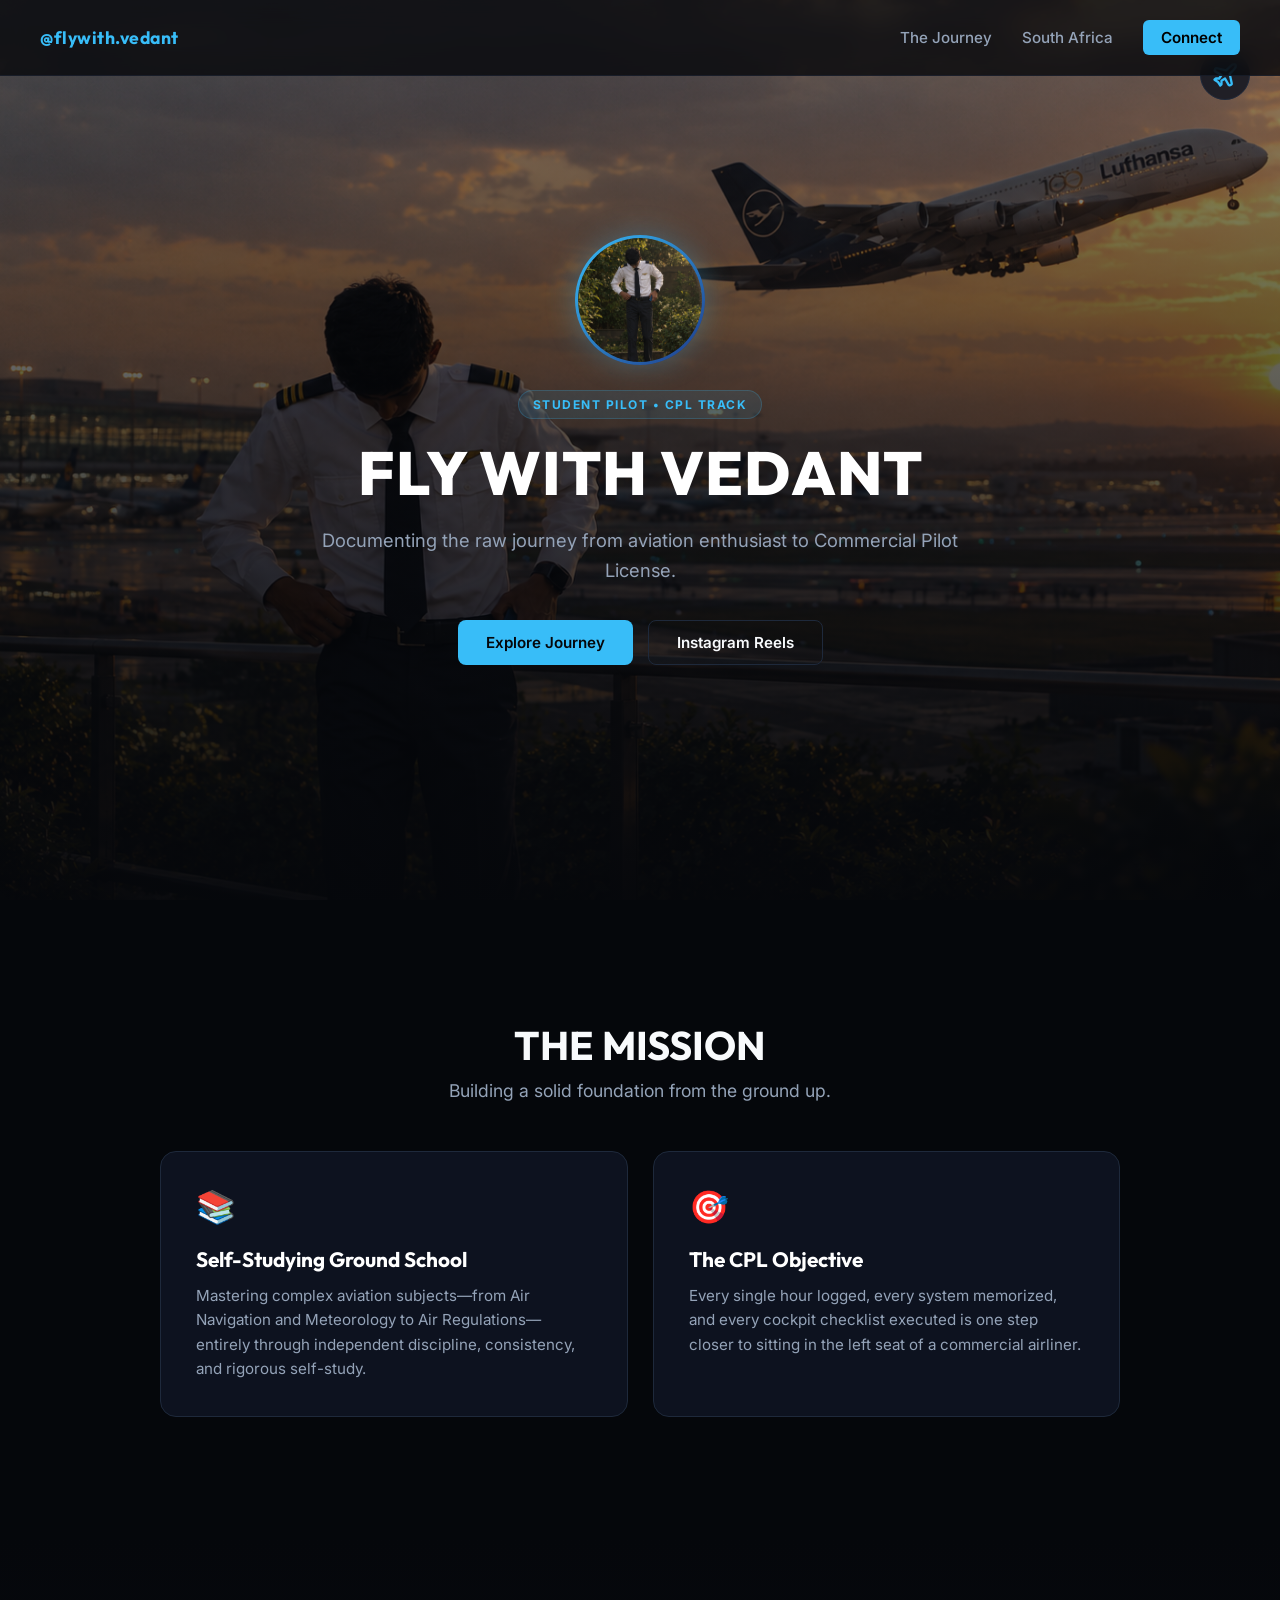
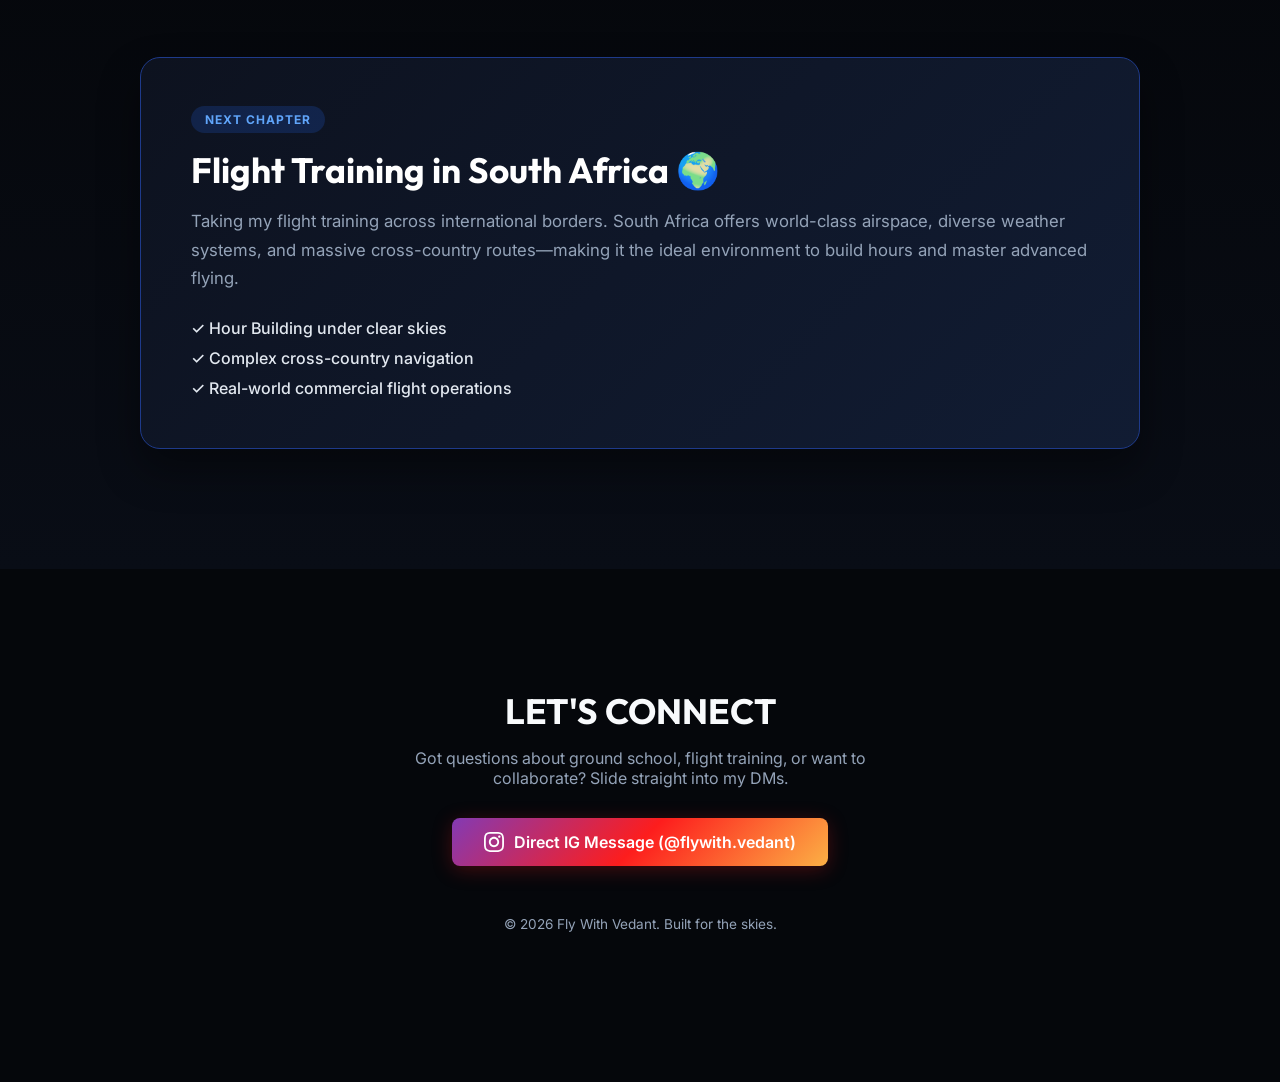
<file: index.html>
<!DOCTYPE html>
<html lang="en">
<head>
    <meta charset="UTF-8">
    <meta name="viewport" content="width=device-width, initial-scale=1.0">
    <title>Fly With Vedant | Aspiring CPL Pilot</title>
    <link rel="stylesheet" href="style.css">
    <!-- Google Fonts: Inter & Outfit for modern clean typography -->
    <link href="https://fonts.googleapis.com/css2?family=Inter:wght@300;400;500&family=Outfit:wght@400;600;700;800&display=swap" rel="stylesheet">
</head>
<body>

    <!-- Sleek Custom Airplane Scroll Indicator -->
    <div class="airplane-scroll" id="plane">
        <svg viewBox="0 0 24 24" width="28" height="28" stroke="currentColor" stroke-width="2" fill="none" stroke-linecap="round" stroke-linejoin="round">
            <path d="M17.8 19.2L16 11l3.5-3.5C21 6 21.5 4 21 3c-1-.5-3 0-4.5 1.5L13 8 4.8 6.2c-.5-.1-.9.1-1.1.5l-.5 1c-.2.4-.1.9.3 1.2L9 12l-2 3H4l-1 1 3 2 2 3 1-1v-3l3-2 3.1 5.5c.3.4.8.5 1.2.3l1-.5c.4-.2.6-.6.5-1.1z"></path>
        </svg>
    </div>

    <!-- Navigation Bar -->
    <nav class="navbar">
        <div class="nav-brand">@flywith.vedant</div>
        <div class="nav-links">
            <a href="#about">The Journey</a>
            <a href="#training">South Africa</a>
            <a href="#connect" class="nav-cta">Connect</a>
        </div>
    </nav>

    <!-- Hero Section -->
    <section class="hero">
        <div class="hero-overlay"></div>
        <div class="hero-content">
            <div class="profile-ring">
                <img src="pfp.jpg" alt="Vedant Profile Picture" class="profile-pic" onerror="this.src='https://images.unsplash.com/photo-1534528741775-53994a69daeb?auto=format&fit=crop&w=300&q=80'">
            </div>
            <span class="badge">STUDENT PILOT • CPL TRACK</span>
            <h1>FLY WITH VEDANT</h1>
            <p>Documenting the raw journey from aviation enthusiast to Commercial Pilot License.</p>
            <div class="hero-buttons">
                <a href="#about" class="btn primary">Explore Journey</a>
                <a href="https://www.instagram.com/flywith.vedant/" target="_blank" class="btn outline">Instagram Reels</a>
            </div>
        </div>
    </section>

    <!-- About & Self-Studying Section -->
    <section id="about" class="section">
        <div class="container">
            <div class="section-header">
                <h2>THE MISSION</h2>
                <p>Building a solid foundation from the ground up.</p>
            </div>
            
            <div class="bento-grid">
                <!-- Self-Studying Card -->
                <div class="bento-card">
                    <div class="card-icon">📚</div>
                    <h3>Self-Studying Ground School</h3>
                    <p>Mastering complex aviation subjects—from Air Navigation and Meteorology to Air Regulations—entirely through independent discipline, consistency, and rigorous self-study.</p>
                </div>

                <!-- Aviation Vibe Card -->
                <div class="bento-card">
                    <div class="card-icon">🎯</div>
                    <h3>The CPL Objective</h3>
                    <p>Every single hour logged, every system memorized, and every cockpit checklist executed is one step closer to sitting in the left seat of a commercial airliner.</p>
                </div>
            </div>
        </div>
    </section>

    <!-- South Africa Flight Training Section -->
    <section id="training" class="section alt-bg">
        <div class="container">
            <div class="sa-banner">
                <div class="sa-content">
                    <span class="badge-sa">NEXT CHAPTER</span>
                    <h2>Flight Training in South Africa 🌍</h2>
                    <p>Taking my flight training across international borders. South Africa offers world-class airspace, diverse weather systems, and massive cross-country routes—making it the ideal environment to build hours and master advanced flying.</p>
                    <ul class="sa-list">
                        <li>✓ Hour Building under clear skies</li>
                        <li>✓ Complex cross-country navigation</li>
                        <li>✓ Real-world commercial flight operations</li>
                    </ul>
                </div>
            </div>
        </div>
    </section>

    <!-- Connect Me Section -->
    <section id="connect" class="section footer-section">
        <div class="container text-center">
            <h2>LET'S CONNECT</h2>
            <p>Got questions about ground school, flight training, or want to collaborate? Slide straight into my DMs.</p>
            <a href="https://ig.me/m/flywith.vedant" target="_blank" class="btn dm-btn">
                <svg width="20" height="20" fill="currentColor" viewBox="0 0 24 24"><path d="M12 2.163c3.204 0 3.584.012 4.85.07 3.252.148 4.771 1.691 4.919 4.919.058 1.265.069 1.645.069 4.849 0 3.205-.012 3.584-.069 4.849-.149 3.225-1.664 4.771-4.919 4.919-1.266.058-1.644.07-4.85.07-3.204 0-3.584-.012-4.849-.07-3.26-.149-4.771-1.699-4.919-4.92-.058-1.265-.07-1.644-.07-4.849 0-3.204.013-3.583.07-4.849.149-3.227 1.664-4.771 4.919-4.919 1.266-.057 1.645-.069 4.849-.069zm0-2.163c-3.259 0-3.667.014-4.947.072-4.358.2-6.78 2.618-6.98 6.98-.059 1.281-.073 1.689-.073 4.948 0 3.259.014 3.668.072 4.948.2 4.358 2.618 6.78 6.98 6.98 1.281.058 1.689.072 4.948.072 3.259 0 3.668-.014 4.948-.072 4.354-.2 6.782-2.618 6.979-6.98.059-1.28.073-1.689.073-4.948 0-3.259-.014-3.667-.072-4.947-.196-4.354-2.617-6.78-6.979-6.98-1.281-.059-1.69-.073-4.949-.073zm0 5.838c-3.403 0-6.162 2.759-6.162 6.162s2.759 6.163 6.162 6.163 6.162-2.759 6.162-6.163c0-3.403-2.759-6.162-6.162-6.162zm0 10.162c-2.209 0-4-1.79-4-4 0-2.209 1.791-4 4-4s4 1.791 4 4c0 2.21-1.791 4-4 4zm6.406-11.845c-.796 0-1.441.645-1.441 1.44s.645 1.44 1.441 1.44c.795 0 1.439-.645 1.439-1.44s-.644-1.44-1.439-1.44z"/></svg>
                Direct IG Message (@flywith.vedant)
            </a>
            <p class="footer-copy">© 2026 Fly With Vedant. Built for the skies.</p>
        </div>
    </section>

    <script src="script.js"></script>
</body>
</html>
</file>
<file: style.css>
/* Reset & Base */
* {
    margin: 0;
    padding: 0;
    box-sizing: border-box;
}

:root {
    --bg-deep: #05070b;
    --bg-card: #0d121f;
    --border-color: #1e293b;
    --accent-blue: #38bdf8;
    --text-main: #f8fafc;
    --text-muted: #94a3b8;
}

body {
    font-family: 'Inter', sans-serif;
    background-color: var(--bg-deep);
    color: var(--text-main);
    overflow-x: hidden;
    scroll-behavior: smooth;
}

h1, h2, h3, .nav-brand {
    font-family: 'Outfit', sans-serif;
}

/* Navbar */
.navbar {
    position: fixed;
    top: 0;
    left: 0;
    width: 100%;
    display: flex;
    justify-content: space-between;
    align-items: center;
    padding: 20px 40px;
    background: rgba(5, 7, 11, 0.8);
    backdrop-filter: blur(12px);
    z-index: 1000;
    border-bottom: 1px solid rgba(30, 41, 59, 0.5);
}

.nav-brand {
    font-weight: 700;
    font-size: 1.1rem;
    color: var(--accent-blue);
    letter-spacing: 0.5px;
}

.nav-links {
    display: flex;
    align-items: center;
    gap: 30px;
}

.nav-links a {
    text-decoration: none;
    color: var(--text-muted);
    font-size: 0.95rem;
    font-weight: 500;
    transition: color 0.2s;
}

.nav-links a:hover {
    color: var(--text-main);
}

.nav-cta {
    background: var(--accent-blue);
    color: #000 !important;
    padding: 8px 18px;
    border-radius: 6px;
    font-weight: 600 !important;
}

/* Hero Section with bg.jpg */
.hero {
    position: relative;
    height: 100vh;
    display: flex;
    align-items: center;
    justify-content: center;
    text-align: center;
    background: url('bg.jpg') no-repeat center center/cover;
    background-color: #05070b; /* Fallback if image fails */
    padding: 0 20px;
}

.hero-overlay {
    position: absolute;
    inset: 0;
    background: linear-gradient(180deg, rgba(5, 7, 11, 0.4) 0%, rgba(5, 7, 11, 0.95) 100%);
}

.hero-content {
    position: relative;
    z-index: 2;
    max-width: 700px;
}

/* Profile Picture styling using pfp.jpg */
.profile-ring {
    width: 130px;
    height: 130px;
    margin: 0 auto 25px auto;
    border-radius: 50%;
    padding: 3px;
    background: linear-gradient(135deg, var(--accent-blue), #1e3a8a);
    box-shadow: 0 0 30px rgba(56, 189, 248, 0.3);
}

.profile-pic {
    width: 100%;
    height: 100%;
    border-radius: 50%;
    object-fit: cover;
    background-color: #0f172a;
}

.badge {
    display: inline-block;
    padding: 6px 14px;
    background: rgba(56, 189, 248, 0.1);
    color: var(--accent-blue);
    font-size: 0.75rem;
    font-weight: 700;
    letter-spacing: 1.5px;
    border-radius: 20px;
    margin-bottom: 15px;
    border: 1px solid rgba(56, 189, 248, 0.2);
}

.hero-content h1 {
    font-size: 3.8rem;
    font-weight: 800;
    letter-spacing: 1px;
    margin-bottom: 15px;
    color: #ffffff;
}

.hero-content p {
    font-size: 1.15rem;
    color: var(--text-muted);
    margin-bottom: 35px;
    line-height: 1.6;
}

.hero-buttons {
    display: flex;
    justify-content: center;
    gap: 15px;
}

/* Buttons */
.btn {
    display: inline-flex;
    align-items: center;
    justify-content: center;
    padding: 12px 28px;
    border-radius: 8px;
    font-weight: 600;
    text-decoration: none;
    transition: all 0.2s ease;
    font-size: 0.95rem;
}

.btn.primary {
    background-color: var(--accent-blue);
    color: #05070b;
}

.btn.primary:hover {
    background-color: #0ea5e9;
    transform: translateY(-2px);
}

.btn.outline {
    background: transparent;
    color: var(--text-main);
    border: 1px solid var(--border-color);
}

.btn.outline:hover {
    background: rgba(255, 255, 255, 0.05);
    border-color: var(--text-muted);
}

/* Sections */
.section {
    padding: 120px 20px;
    max-width: 1000px;
    margin: 0 auto;
}

.section-header {
    text-align: center;
    margin-bottom: 50px;
}

.section-header h2 {
    font-size: 2.5rem;
    font-weight: 700;
    margin-bottom: 10px;
}

.section-header p {
    color: var(--text-muted);
    font-size: 1.1rem;
}

/* Bento Grid */
.bento-grid {
    display: grid;
    grid-template-columns: 1fr 1fr;
    gap: 25px;
}

@media(max-width: 768px) {
    .bento-grid {
        grid-template-columns: 1fr;
    }
    .hero-content h1 {
        font-size: 2.8rem;
    }
}

.bento-card {
    background-color: var(--bg-card);
    border: 1px solid var(--border-color);
    padding: 35px;
    border-radius: 16px;
    transition: border-color 0.2s;
}

.bento-card:hover {
    border-color: rgba(56, 189, 248, 0.4);
}

.card-icon {
    font-size: 2rem;
    margin-bottom: 20px;
}

.bento-card h3 {
    font-size: 1.3rem;
    margin-bottom: 12px;
    color: #ffffff;
}

.bento-card p {
    color: var(--text-muted);
    line-height: 1.6;
    font-size: 0.95rem;
}

/* South Africa Banner */
.alt-bg {
    max-width: 100%;
    background: linear-gradient(180deg, var(--bg-deep) 0%, #090d16 100%);
}

.sa-banner {
    max-width: 1000px;
    margin: 0 auto;
    background: linear-gradient(135deg, #0d121f 0%, #111c33 100%);
    border: 1px solid #1e3a8a;
    border-radius: 20px;
    padding: 50px;
    box-shadow: 0 20px 40px rgba(0,0,0,0.4);
}

.badge-sa {
    background: rgba(37, 99, 235, 0.2);
    color: #60a5fa;
    padding: 6px 14px;
    border-radius: 20px;
    font-size: 0.75rem;
    font-weight: 700;
    letter-spacing: 1px;
}

.sa-banner h2 {
    font-size: 2.2rem;
    margin: 20px 0 15px 0;
    color: #fff;
}

.sa-banner p {
    color: var(--text-muted);
    font-size: 1.05rem;
    line-height: 1.7;
    margin-bottom: 25px;
}

.sa-list {
    list-style: none;
    display: flex;
    flex-direction: column;
    gap: 10px;
    color: #e2e8f0;
    font-weight: 500;
}

/* Footer & Connect */
.footer-section {
    text-align: center;
}

.footer-section h2 {
    font-size: 2.2rem;
    margin-bottom: 15px;
}

.footer-section p {
    color: var(--text-muted);
    margin-bottom: 30px;
    max-width: 500px;
    margin-left: auto;
    margin-right: auto;
}

.dm-btn {
    background: linear-gradient(135deg, #833ab4, #fd1d1d, #fcb045);
    color: white;
    padding: 14px 32px;
    border-radius: 8px;
    font-size: 1rem;
    font-weight: 600;
    box-shadow: 0 4px 20px rgba(253, 29, 29, 0.25);
    display: inline-flex;
    gap: 10px;
    align-items: center;
}

.dm-btn:hover {
    opacity: 0.95;
    transform: translateY(-2px);
}

.footer-copy {
    margin-top: 50px;
    color: #475569;
    font-size: 0.85rem;
}

/* Airplane Scroll Indicator */
.airplane-scroll {
    position: fixed;
    right: 30px;
    top: 50px;
    z-index: 999;
    color: var(--accent-blue);
    background: rgba(13, 18, 31, 0.8);
    border: 1px solid var(--border-color);
    padding: 10px;
    border-radius: 50%;
    display: flex;
    align-items: center;
    justify-content: center;
    backdrop-filter: blur(8px);
    transition: transform 0.1s ease-out;
}
</file>
